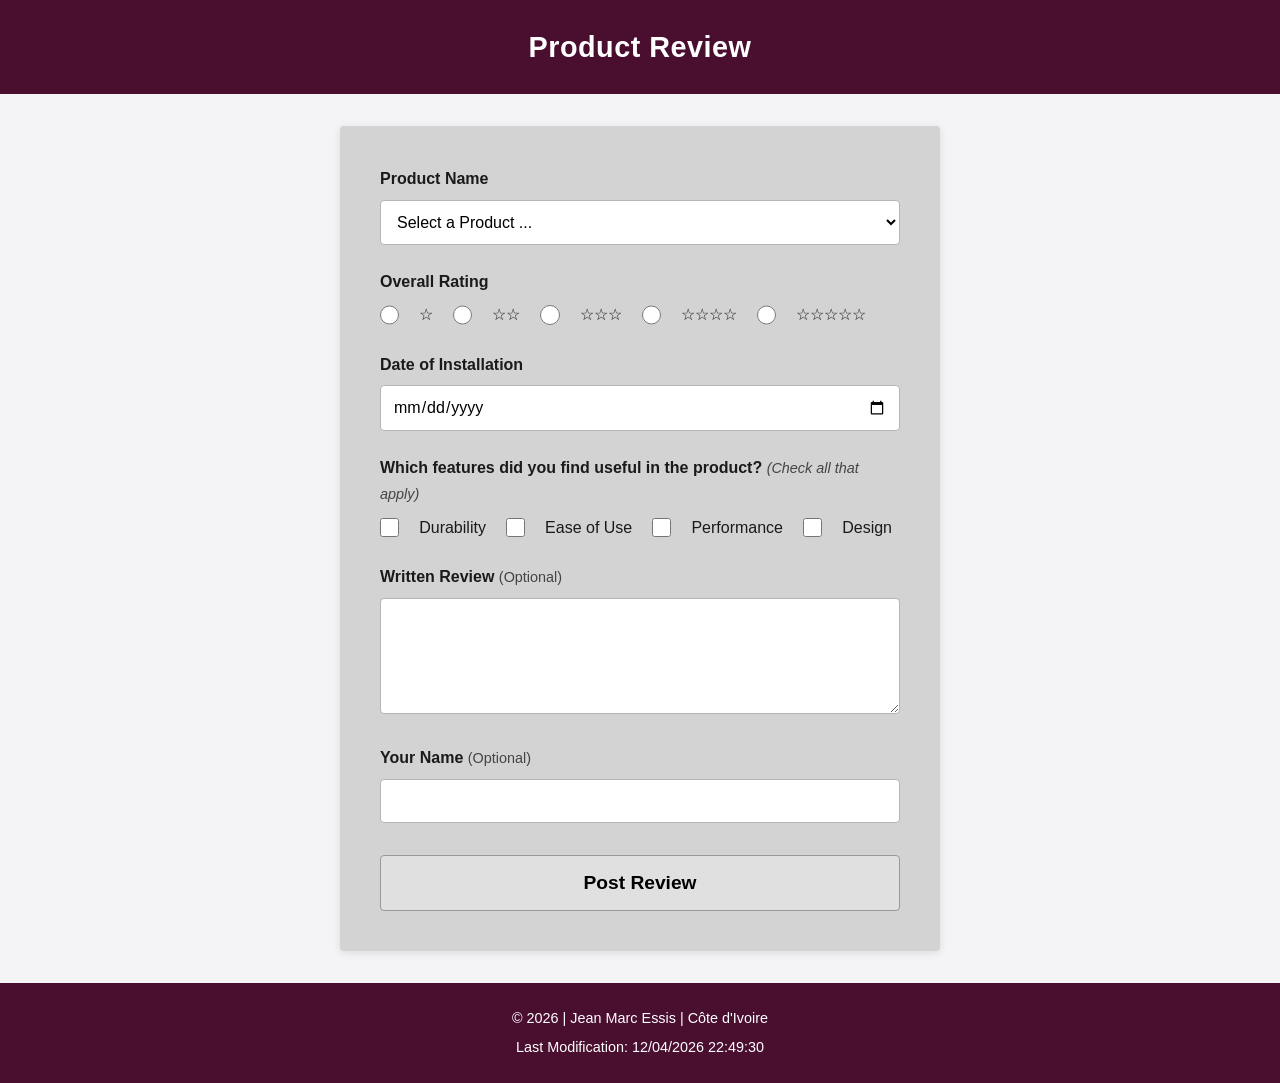
<file: form.html>
<!DOCTYPE html>
<html lang="en">

<head>
    <meta charset="UTF-8">
    <meta name="viewport" content="width=device-width, initial-scale=1.0">
    <title>Product Review Form</title>
    <meta name="description"
      content="This is my Ivory Coast specific place page that i wrote. Ivory Coast is i beautiful country ">
    <meta name="author" content="Jean Marc Essis">
    <link rel="stylesheet" href="styles/form.css">
    <script src="scripts/form.js" defer></script>
</head>

<body>
    <header>
        <h1>Product Review</h1>
    </header>

    <main>
        <form method="get" action="review.html">

            <div class="form-group">
                <label for="product-name">Product Name</label>
                <select id="product-name" name="productName" required>
                    <option value="" disabled selected>Select a Product ...</option>
                </select>
            </div>

            <fieldset class="form-group">
                <legend>Overall Rating</legend>
                <div class="rating-container">
                    <input type="radio" id="rating-1" name="rating" value="1" required>
                    <label for="rating-1">☆</label>

                    <input type="radio" id="rating-2" name="rating" value="2" required>
                    <label for="rating-2">☆☆</label>

                    <input type="radio" id="rating-3" name="rating" value="3" required>
                    <label for="rating-3">☆☆☆</label>

                    <input type="radio" id="rating-4" name="rating" value="4" required>
                    <label for="rating-4">☆☆☆☆</label>

                    <input type="radio" id="rating-5" name="rating" value="5" required>
                    <label for="rating-5">☆☆☆☆☆</label>
                </div>
            </fieldset>

            <div class="form-group">
                <label for="installation-date">Date of Installation</label>
                <input type="date" id="installation-date" name="installationDate" required>
            </div>

            <fieldset class="form-group">
                <legend>Which features did you find useful in the product? <em>(Check all that
                        apply)</em>
                </legend>
                <div class="checkbox-container">
                    <input type="checkbox" id="feature-durability" name="features"
                      value="durability">
                    <label for="feature-durability">Durability</label>

                    <input type="checkbox" id="feature-ease" name="features" value="ease-of-use">
                    <label for="feature-ease">Ease of Use</label>

                    <input type="checkbox" id="feature-performance" name="features"
                      value="performance">
                    <label for="feature-performance">Performance</label>

                    <input type="checkbox" id="feature-design" name="features" value="design">
                    <label for="feature-design">Design</label>
                </div>
            </fieldset>

            <div class="form-group">
                <label for="written-review">Written Review <span>(Optional)</span></label>
                <textarea id="written-review" name="writtenReview" rows="5"></textarea>
            </div>

            <div class="form-group">
                <label for="user-name">Your Name <span>(Optional)</span></label>
                <input type="text" id="user-name" name="userName">
            </div>

            <input type="submit" value="Post Review" id="submit-btn">
        </form>
    </main>

    <footer>
        <p>&copy; <span id="year"></span> | Jean Marc Essis | Côte d'Ivoire</p>
        <p>Last Modification: <span id="lastModified"></span></p>
    </footer>
</body>

</html>
</file>
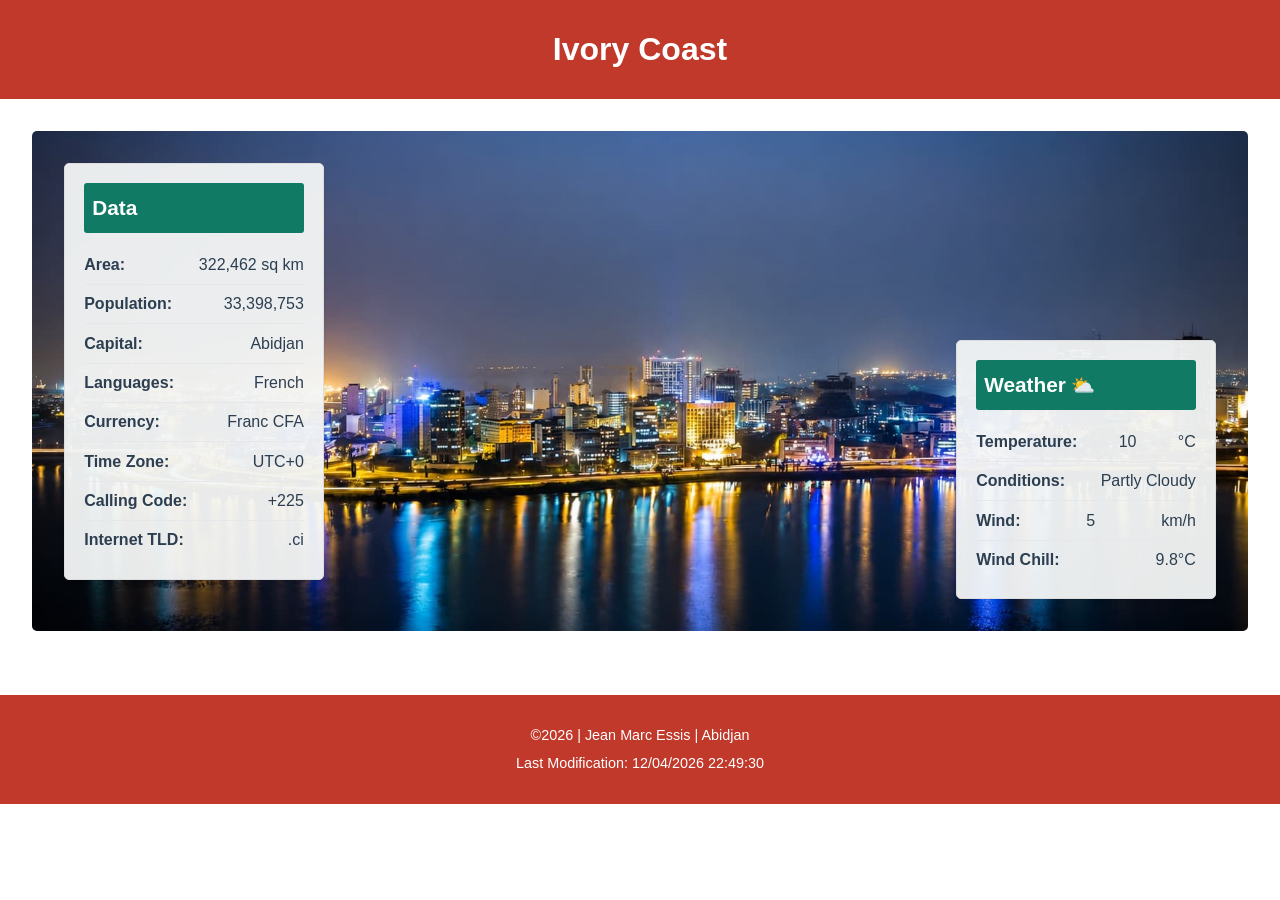
<file: place.html>
<!DOCTYPE html>
<html lang="en">

<head>
    <meta charset="UTF-8">
    <meta name="viewport" content="width=device-width, initial-scale=1.0">
    <title>W03 Assignment: Country Page</title>
    <meta name="description"
      content="This is my Ivory Coast specific place page that i wrote. Ivory Coast is i beautiful country ">
    <meta name="author" content="Jean Marc Essis">

    <link rel="stylesheet" href="styles/place.css">
    <script src="scripts/place.js" defer></script>
</head>

<body>
    <header>
        <h1>Ivory Coast</h1>
    </header>

    <main>
        <picture class="hero">
            <source media="(min-width: 800px)" srcset="images/abidjanci.jpg">
            <img src="images/hero-small.webp" alt="Scenic view of Ivory Coast wildlife"
              loading="lazy">
        </picture>

        <section class="card data-card">
            <h2>Data</h2>
            <ul>
                <li><strong>Area:</strong> 322,462 sq km</li>
                <li><strong>Population:</strong> 33,398,753</li>
                <li><strong>Capital:</strong> Abidjan</li>
                <li><strong>Languages:</strong> French</li>
                <li><strong>Currency:</strong> Franc CFA</li>
                <li><strong>Time Zone:</strong> UTC+0</li>
                <li><strong>Calling Code:</strong> +225</li>
                <li><strong>Internet TLD:</strong> .ci</li>
            </ul>
        </section>

        <section class="card weather-card">
            <h2>Weather</h2>
            <div class="weather-icon-container">
                <svg class="mobile-weather-icon" xmlns="http://www.w3.org/2000/svg"
                  viewBox="0 0 24 24" width="48" height="48" fill="currentColor">
                    <path
                      d="M12 2.25a.75.75 0 01.75.75v2.25a.75.75 0 01-1.5 0V3a.75.75 0 01.75-.75zM6.16 5.1a.75.75 0 011.06 0l1.59 1.59a.75.75 0 11-1.06 1.06L6.16 6.16a.75.75 0 010-1.06zm11.68 0a.75.75 0 010 1.06l-1.59 1.59a.75.75 0 11-1.06-1.06l1.59-1.59a.75.75 0 011.06 0zM12 6.75a5.25 5.25 0 100 10.5 5.25 5.25 0 000-10.5z" />
                </svg>
            </div>
            <ul>
                <li><strong>Temperature:</strong> <span id="temp">10</span>°C</li>
                <li><strong>Conditions:</strong> Partly Cloudy</li>
                <li><strong>Wind:</strong> <span id="wind">5</span> km/h</li>
                <li><strong>Wind Chill:</strong> <span id="windchill"></span></li>
            </ul>
        </section>
    </main>

    <footer>
        <p>&copy;<span id="currentyear"></span> | Jean Marc Essis | Abidjan</p>
        <p class="last-modified">Last Modification: <span id="lastModified"></span></p>
    </footer>
</body>

</html>
</file>
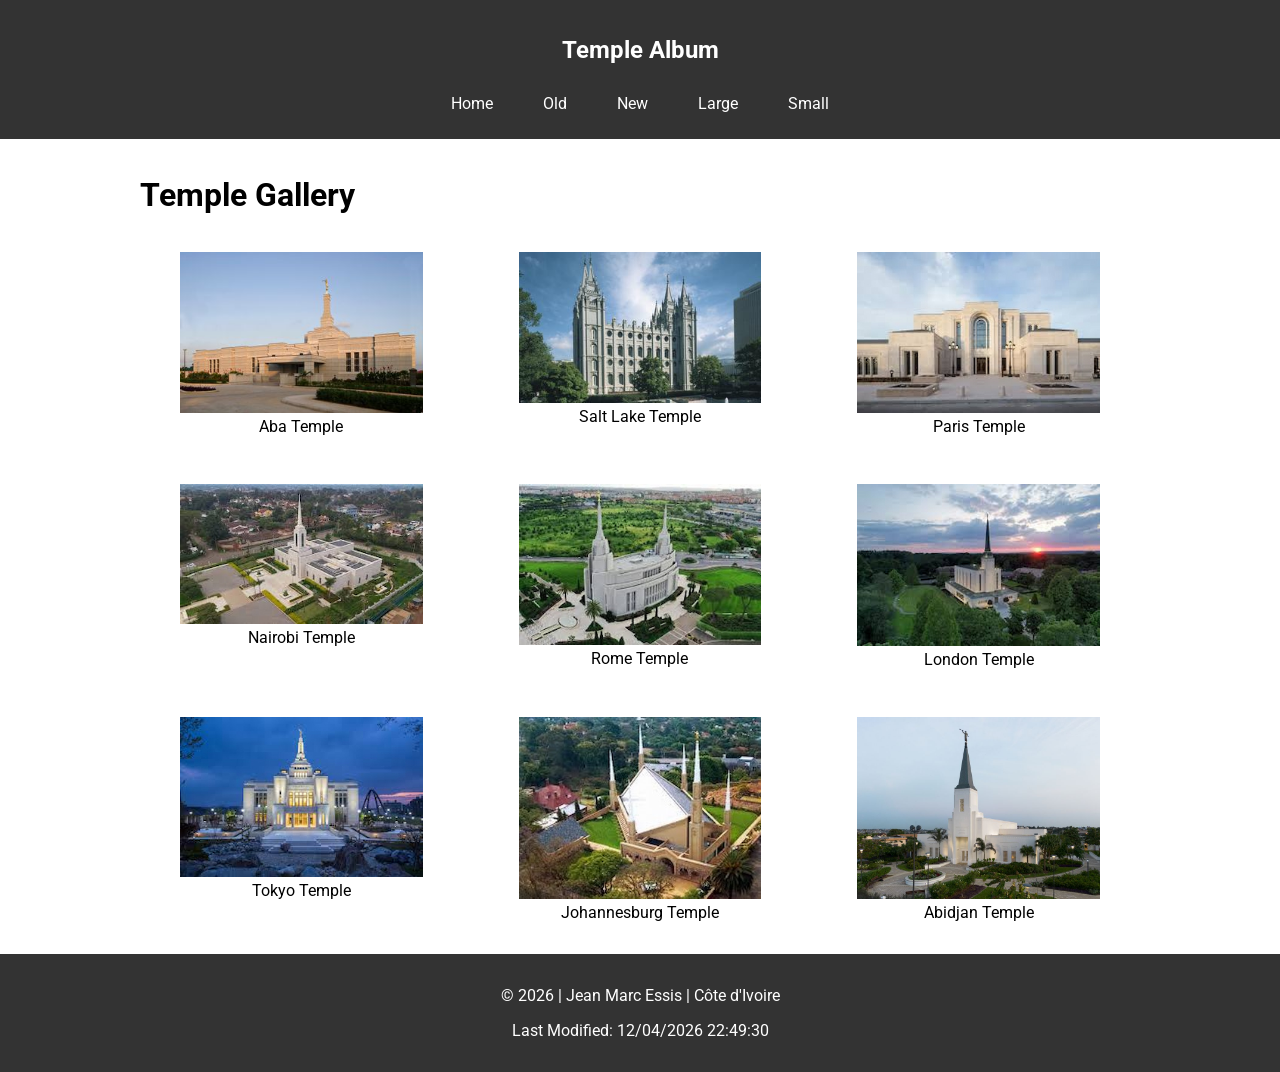
<file: temples.html>
<!DOCTYPE html>
<html lang="en">

<head>
    <meta charset="UTF-8">
    <meta name="viewport" content="width=device-width, initial-scale=1.0">
    <title>Temple Album</title>

    <!-- Google Fonts -->
    <link rel="preconnect" href="https://fonts.googleapis.com">
    <link rel="preconnect" href="https://fonts.gstatic.com" crossorigin>
    <link
      href="https://fonts.googleapis.com/css2?family=Roboto&family=Playfair+Display&display=swap"
      rel="stylesheet">

    <link rel="stylesheet" href="styles/temples.css">
    <link rel="stylesheet" href="styles/temples-large.css">
    <script src="scripts/temples.js" defer></script>
</head>

<body>
    <header>
        <h2>Temple Album</h2>

        <!-- Hamburger Button -->
        <button id="menuBtn">☰</button>

        <nav id="navMenu">
            <a href="#">Home</a>
            <a href="#">Old</a>
            <a href="#">New</a>
            <a href="#">Large</a>
            <a href="#">Small</a>
        </nav>
    </header>

    <main>
        <h1>Temple Gallery</h1>

        <div class="container">
            <!-- 9 Figures -->
            <figure>
                <img src="images/aba.jpeg" alt="Aba Temple">
                <figcaption>Aba Temple</figcaption>
            </figure>

            <figure>
                <img src="images/salt-lake-temple.jpg" alt="Salt Lake Temple">
                <figcaption>Salt Lake Temple</figcaption>
            </figure>

            <figure>
                <img src="images/paris.jpg" alt="Paris Temple">
                <figcaption>Paris Temple</figcaption>
            </figure>

            <figure>
                <img src="images/nairobi.jpg" alt="Nairobi Temple">
                <figcaption>Nairobi Temple</figcaption>
            </figure>

            <figure>
                <img src="images/rome.jpg" alt="Rome Temple">
                <figcaption>Rome Temple</figcaption>
            </figure>

            <figure>
                <img src="images/london.jpg" alt="London Temple">
                <figcaption>London Temple</figcaption>
            </figure>

            <figure>
                <img src="images/tokyo.jpg" alt="Tokyo Temple">
                <figcaption>Tokyo Temple</figcaption>
            </figure>

            <figure>
                <img src="images/johanesbourg.jpg" alt="JB Temple">
                <figcaption>Johannesburg Temple</figcaption>
            </figure>

            <figure>
                <img src="images/abidjan.jpeg" alt="Abidjan Temple">
                <figcaption>Abidjan Temple</figcaption>
            </figure>
        </div>
    </main>

    <footer>
        <p>© <span id="year"></span> | Jean Marc Essis | Côte d'Ivoire</p>
        <p>Last Modified: <span id="lastModified"></span></p>
    </footer>
</body>

</html>
</file>
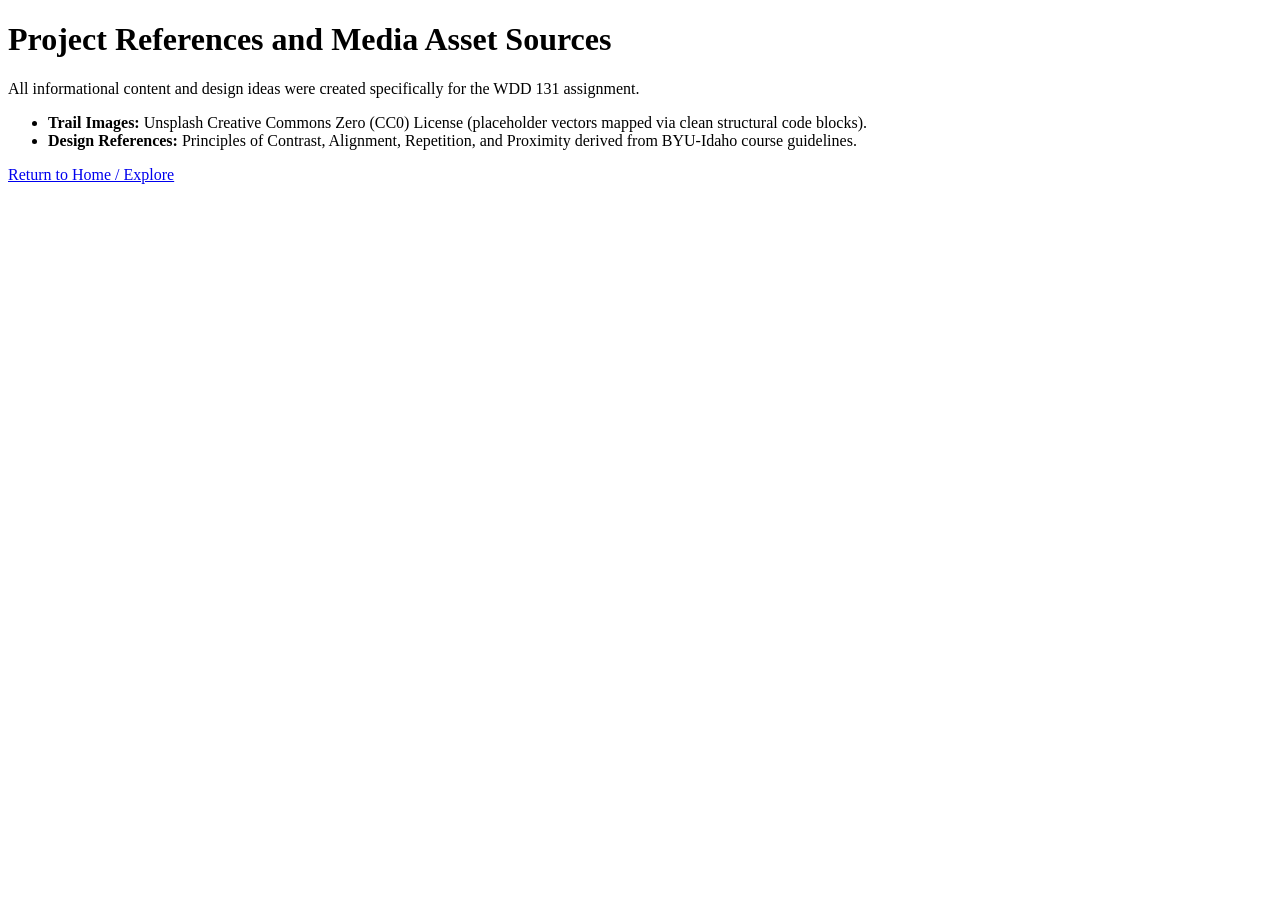
<file: project/references.html>
<!DOCTYPE html>
<html lang="en">
<head>
    <meta charset="UTF-8">
    <title>References & Citations</title>
</head>
<body>
    <h1>Project References and Media Asset Sources</h1>
    <p>All informational content and design ideas were created specifically for the WDD 131 assignment.</p>
    <ul>
        <li><strong>Trail Images:</strong> Unsplash Creative Commons Zero (CC0) License (placeholder vectors mapped via clean structural code blocks).</li>
        <li><strong>Design References:</strong> Principles of Contrast, Alignment, Repetition, and Proximity derived from BYU-Idaho course guidelines.</li>
    </ul>
    <p><a href="index.html">Return to Home / Explore</a></p>
</body>
</html>
</file>
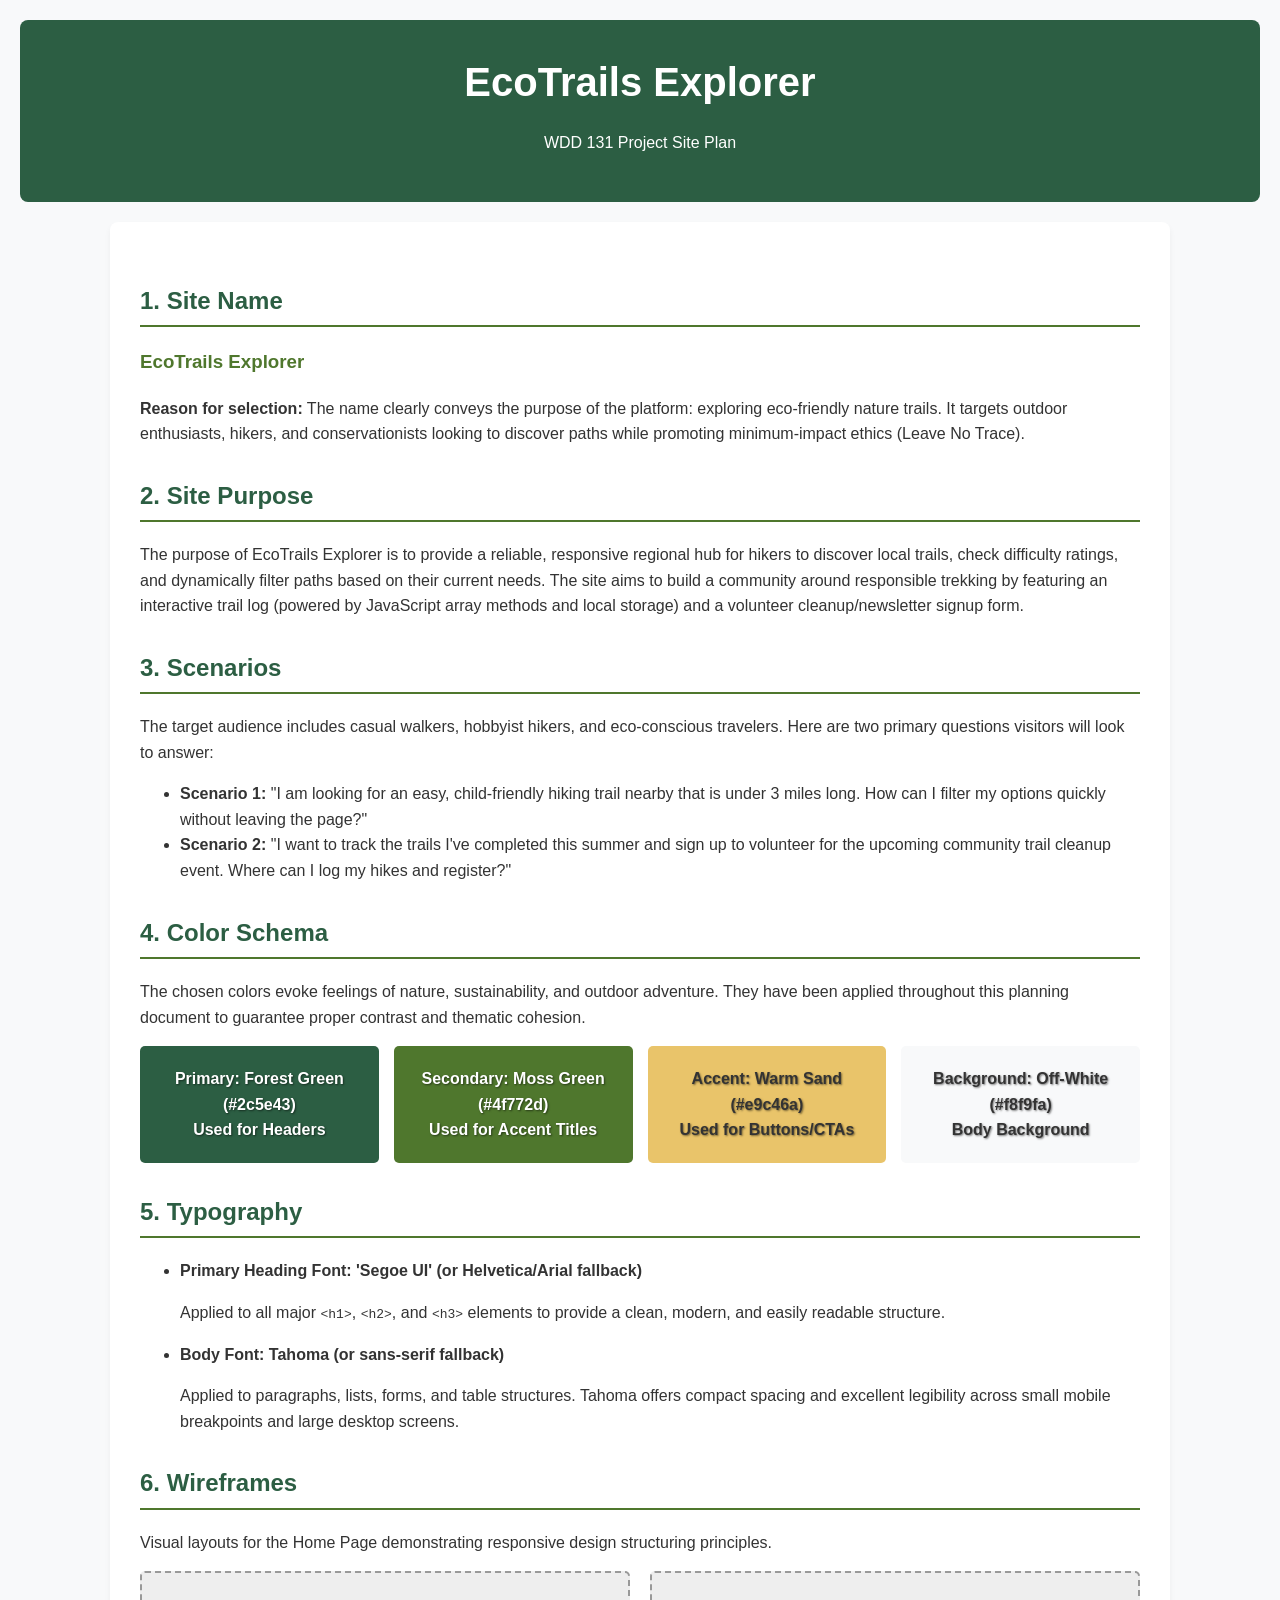
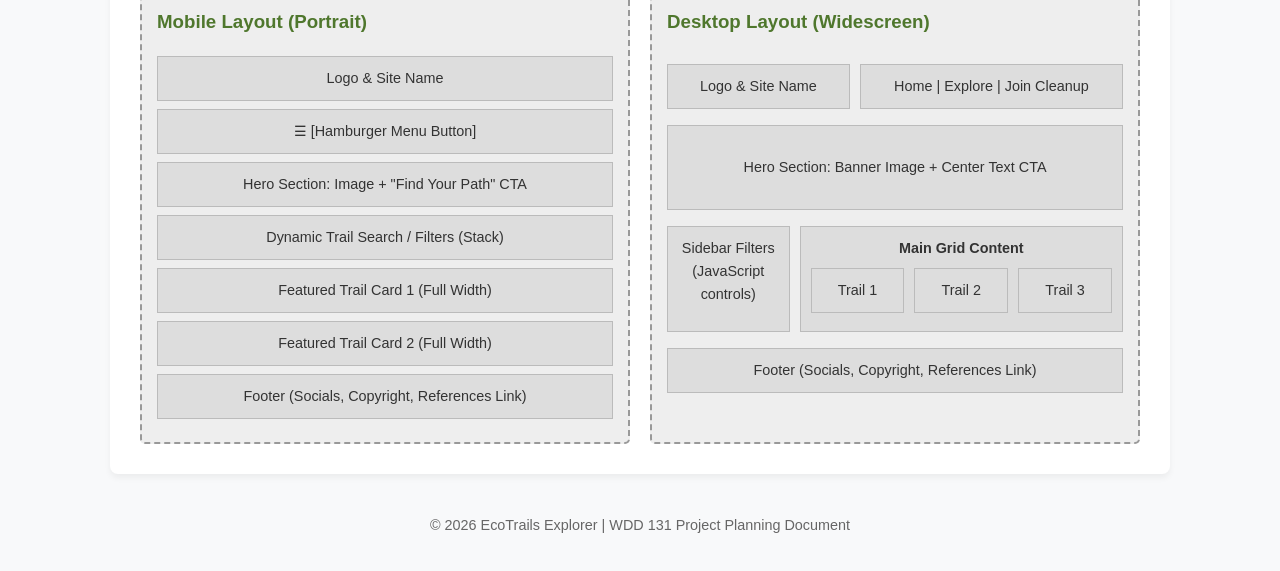
<file: project/siteplan.html>
<!DOCTYPE html>
<html lang="en">

<head>
    <meta charset="UTF-8">
    <meta name="viewport" content="width=device-width, initial-scale=1.0">
    <title>EcoTrails Explorer | Project Site Plan</title>
    <meta name="description"
      content="This is my temple page that present a Picture Album Enhancement">
    <meta name="author" content="Jean Marc Essis">
    <style>
        /* SITE PLAN COLOR SCHEMA (Applied to this document) */
        :root {
            --primary-color: #2c5e43;
            /* Deep Forest Green (Headings) */
            --secondary-color: #4f772d;
            /* Moss Green (Subheadings/Accents) */
            --accent-color: #e9c46a;
            /* Warm Sand/Gold (Buttons/Highlights) */
            --text-color: #333333;
            /* Dark Charcoal (Body Text) */
            --bg-color: #f8f9fa;
            /* Off-White (Background) */
            --card-bg: #ffffff;
            /* Pure White for Content Blocks */
        }

        /* TYPOGRAPHY */
        body {
            font-family: 'Segoe UI', Tahoma, Geneva, Verdana, sans-serif;
            /* Body Font */
            line-height: 1.6;
            color: var(--text-color);
            background-color: var(--bg-color);
            margin: 0;
            padding: 20px;
        }

        header {
            background-color: var(--primary-color);
            color: white;
            padding: 30px;
            text-align: center;
            border-radius: 8px;
            margin-bottom: 20px;
        }

        h1 {
            margin: 0;
            font-size: 2.5rem;
        }

        h2 {
            color: var(--primary-color);
            border-bottom: 2px solid var(--secondary-color);
            padding-bottom: 5px;
            margin-top: 30px;
        }

        h3 {
            color: var(--secondary-color);
        }

        main {
            max-width: 1000px;
            margin: 0 auto;
            background: var(--card-bg);
            padding: 30px;
            border-radius: 8px;
            box-shadow: 0 4px 6px rgba(0, 0, 0, 0.05);
        }

        .color-palette {
            display: flex;
            gap: 15px;
            flex-wrap: wrap;
            margin: 15px 0;
        }

        .color-box {
            flex: 1;
            min-width: 150px;
            padding: 20px;
            text-align: center;
            color: white;
            font-weight: bold;
            border-radius: 5px;
            text-shadow: 1px 1px 2px rgba(0, 0, 0, 0.5);
        }

        /* Wireframe placeholder layouts */
        .wireframe-container {
            display: grid;
            grid-template-columns: 1fr;
            gap: 20px;
            margin-top: 15px;
        }

        @media (min-width: 768px) {
            .wireframe-container {
                grid-template-columns: 1fr 1fr;
            }
        }

        .wireframe {
            border: 2px dashed #999;
            padding: 15px;
            background: #eee;
            border-radius: 5px;
        }

        .wf-block {
            background: #ddd;
            border: 1px solid #bbb;
            padding: 10px;
            margin: 8px 0;
            text-align: center;
            font-size: 0.9rem;
        }

        .wf-flex {
            display: flex;
            gap: 10px;
        }

        .wf-flex div {
            flex: 1;
        }

        footer {
            text-align: center;
            margin-top: 40px;
            font-size: 0.9rem;
            color: #666;
        }
    </style>
</head>

<body>

    <header>
        <h1>EcoTrails Explorer</h1>
        <p>WDD 131 Project Site Plan</p>
    </header>

    <main>
        <section>
            <h2>1. Site Name</h2>
            <h3>EcoTrails Explorer</h3>
            <p><strong>Reason for selection:</strong> The name clearly conveys the purpose of the
                platform: exploring eco-friendly nature trails. It targets outdoor enthusiasts,
                hikers, and conservationists looking to discover paths while promoting
                minimum-impact ethics (Leave No Trace).</p>
        </section>

        <section>
            <h2>2. Site Purpose</h2>
            <p>The purpose of EcoTrails Explorer is to provide a reliable, responsive regional hub
                for hikers to discover local trails, check difficulty ratings, and dynamically
                filter paths based on their current needs. The site aims to build a community around
                responsible trekking by featuring an interactive trail log (powered by JavaScript
                array methods and local storage) and a volunteer cleanup/newsletter signup form.</p>
        </section>

        <section>
            <h2>3. Scenarios</h2>
            <p>The target audience includes casual walkers, hobbyist hikers, and eco-conscious
                travelers. Here are two primary questions visitors will look to answer:</p>
            <ul>
                <li><strong>Scenario 1:</strong> "I am looking for an easy, child-friendly hiking
                    trail nearby that is under 3 miles long. How can I filter my options quickly
                    without leaving the page?"</li>
                <li><strong>Scenario 2:</strong> "I want to track the trails I've completed this
                    summer and sign up to volunteer for the upcoming community trail cleanup event.
                    Where can I log my hikes and register?"</li>
            </ul>
        </section>

        <section>
            <h2>4. Color Schema</h2>
            <p>The chosen colors evoke feelings of nature, sustainability, and outdoor adventure.
                They have been applied throughout this planning document to guarantee proper
                contrast and thematic cohesion.</p>

            <div class="color-palette">
                <div class="color-box" style="background-color: #2c5e43;">Primary: Forest Green
                    (#2c5e43)<br>Used for Headers</div>
                <div class="color-box" style="background-color: #4f772d;">Secondary: Moss Green
                    (#4f772d)<br>Used for Accent Titles</div>
                <div class="color-box" style="background-color: #e9c46a; color: #333;">Accent: Warm
                    Sand (#e9c46a)<br>Used for Buttons/CTAs</div>
                <div class="color-box" style="background-color: #f8f9fa; color: #333;">Background:
                    Off-White (#f8f9fa)<br>Body Background</div>
            </div>
        </section>

        <section>
            <h2>5. Typography</h2>
            <ul>
                <li>
                    <strong>Primary Heading Font: 'Segoe UI' (or Helvetica/Arial fallback)</strong>
                    <p>Applied to all major <code>&lt;h1&gt;</code>, <code>&lt;h2&gt;</code>, and
                        <code>&lt;h3&gt;</code> elements to provide a clean, modern, and easily
                        readable structure.</p>
                </li>
                <li>
                    <strong>Body Font: Tahoma (or sans-serif fallback)</strong>
                    <p>Applied to paragraphs, lists, forms, and table structures. Tahoma offers
                        compact spacing and excellent legibility across small mobile breakpoints and
                        large desktop screens.</p>
                </li>
            </ul>
        </section>

        <section>
            <h2>6. Wireframes</h2>
            <p>Visual layouts for the Home Page demonstrating responsive design structuring
                principles.</p>

            <div class="wireframe-container">
                <div class="wireframe">
                    <h3>Mobile Layout (Portrait)</h3>
                    <div class="wf-block">Logo & Site Name</div>
                    <div class="wf-block">☰ [Hamburger Menu Button]</div>
                    <div class="wf-block">Hero Section: Image + "Find Your Path" CTA</div>
                    <div class="wf-block">Dynamic Trail Search / Filters (Stack)</div>
                    <div class="wf-block">Featured Trail Card 1 (Full Width)</div>
                    <div class="wf-block">Featured Trail Card 2 (Full Width)</div>
                    <div class="wf-block">Footer (Socials, Copyright, References Link)</div>
                </div>

                <div class="wireframe">
                    <h3>Desktop Layout (Widescreen)</h3>
                    <div class="wf-flex">
                        <div class="wf-block" style="flex: 2;">Logo & Site Name</div>
                        <div class="wf-block" style="flex: 3;">Home | Explore | Join Cleanup</div>
                    </div>
                    <div class="wf-block" style="padding: 30px 10px;">Hero Section: Banner Image +
                        Center Text CTA</div>
                    <div class="wf-flex">
                        <div class="wf-block" style="flex: 1;">Sidebar Filters<br>(JavaScript
                            controls)</div>
                        <div class="wf-block" style="flex: 3;">
                            <strong>Main Grid Content</strong>
                            <div class="wf-flex">
                                <div class="wf-block">Trail 1</div>
                                <div class="wf-block">Trail 2</div>
                                <div class="wf-block">Trail 3</div>
                            </div>
                        </div>
                    </div>
                    <div class="wf-block">Footer (Socials, Copyright, References Link)</div>
                </div>
            </div>
        </section>
    </main>

    <footer>
        <p>&copy; 2026 EcoTrails Explorer | WDD 131 Project Planning Document</p>
    </footer>

</body>

</html>
</file>
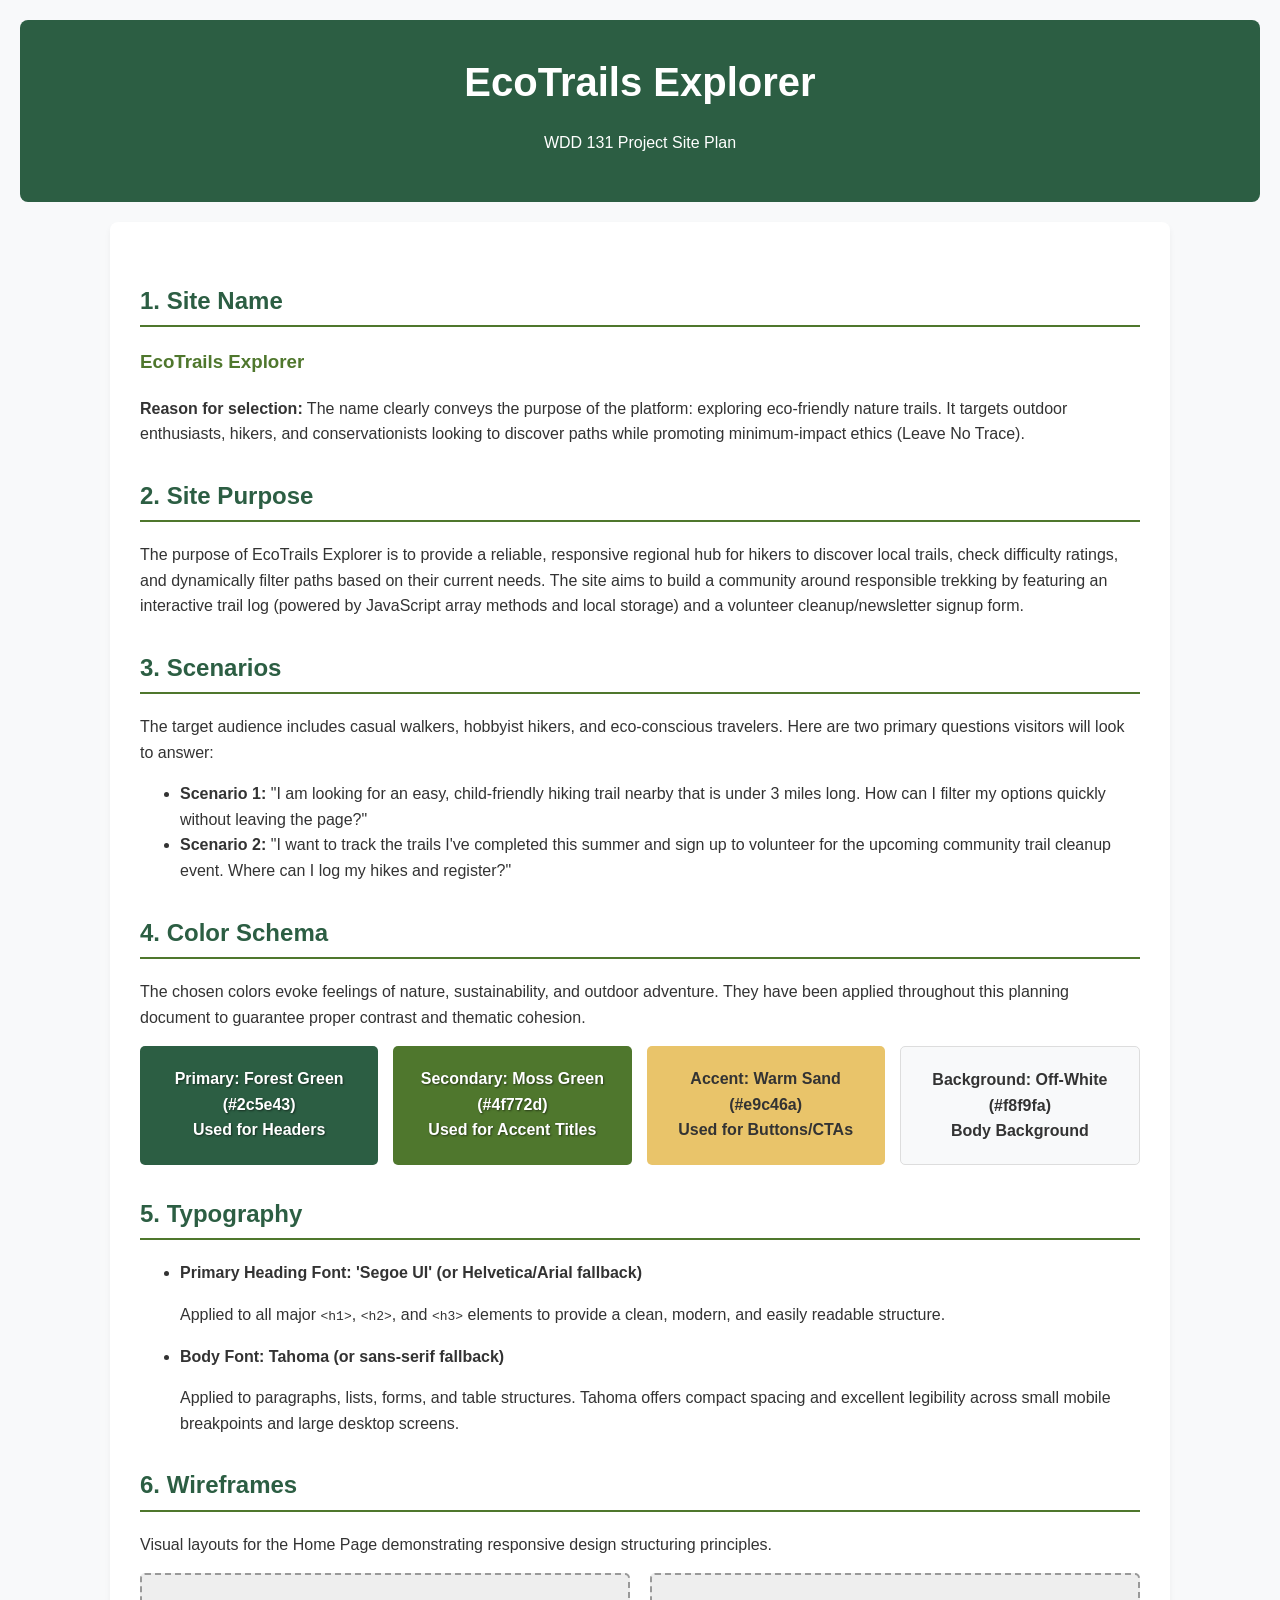
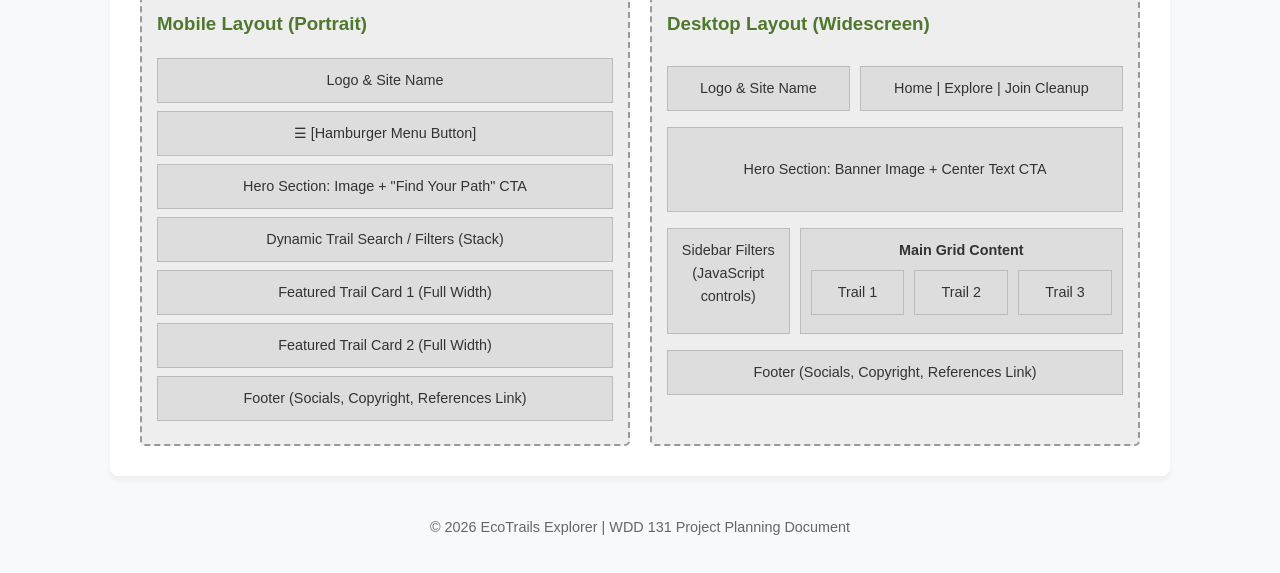
<file: project/siteplane.html>
<!DOCTYPE html>
<html lang="en">

<head>
    <meta charset="UTF-8">
    <meta name="viewport" content="width=device-width, initial-scale=1.0">
    <title>EcoTrails Explorer | Project Site Plan</title>
    <meta name="description"
      content="This is my temple page that present a Picture Album Enhancement">
    <meta name="author" content="Jean Marc Essis">
    <link rel="stylesheet" href="siteplan.css">
</head>

<body>

    <header>
        <h1>EcoTrails Explorer</h1>
        <p>WDD 131 Project Site Plan</p>
    </header>

    <main>
        <section>
            <h2>1. Site Name</h2>
            <h3>EcoTrails Explorer</h3>
            <p><strong>Reason for selection:</strong> The name clearly conveys the purpose of the
                platform: exploring eco-friendly nature trails. It targets outdoor enthusiasts,
                hikers, and conservationists looking to discover paths while promoting
                minimum-impact ethics (Leave No Trace).</p>
        </section>

        <section>
            <h2>2. Site Purpose</h2>
            <p>The purpose of EcoTrails Explorer is to provide a reliable, responsive regional hub
                for hikers to discover local trails, check difficulty ratings, and dynamically
                filter paths based on their current needs. The site aims to build a community around
                responsible trekking by featuring an interactive trail log (powered by JavaScript
                array methods and local storage) and a volunteer cleanup/newsletter signup form.</p>
        </section>

        <section>
            <h2>3. Scenarios</h2>
            <p>The target audience includes casual walkers, hobbyist hikers, and eco-conscious
                travelers. Here are two primary questions visitors will look to answer:</p>
            <ul>
                <li><strong>Scenario 1:</strong> "I am looking for an easy, child-friendly hiking
                    trail nearby that is under 3 miles long. How can I filter my options quickly
                    without leaving the page?"</li>
                <li><strong>Scenario 2:</strong> "I want to track the trails I've completed this
                    summer and sign up to volunteer for the upcoming community trail cleanup event.
                    Where can I log my hikes and register?"</li>
            </ul>
        </section>

        <section>
            <h2>4. Color Schema</h2>
            <p>The chosen colors evoke feelings of nature, sustainability, and outdoor adventure.
                They have been applied throughout this planning document to guarantee proper
                contrast and thematic cohesion.</p>

            <div class="color-palette">
                <div class="color-box primary-box">Primary: Forest Green (#2c5e43)<br>Used for
                    Headers</div>
                <div class="color-box secondary-box">Secondary: Moss Green (#4f772d)<br>Used for
                    Accent Titles</div>
                <div class="color-box accent-box">Accent: Warm Sand (#e9c46a)<br>Used for
                    Buttons/CTAs</div>
                <div class="color-box bg-box">Background: Off-White (#f8f9fa)<br>Body Background
                </div>
            </div>
        </section>

        <section>
            <h2>5. Typography</h2>
            <ul>
                <li>
                    <strong>Primary Heading Font: 'Segoe UI' (or Helvetica/Arial fallback)</strong>
                    <p>Applied to all major <code>&lt;h1&gt;</code>, <code>&lt;h2&gt;</code>, and
                        <code>&lt;h3&gt;</code> elements to provide a clean, modern, and easily
                        readable structure.</p>
                </li>
                <li>
                    <strong>Body Font: Tahoma (or sans-serif fallback)</strong>
                    <p>Applied to paragraphs, lists, forms, and table structures. Tahoma offers
                        compact spacing and excellent legibility across small mobile breakpoints and
                        large desktop screens.</p>
                </li>
            </ul>
        </section>

        <section>
            <h2>6. Wireframes</h2>
            <p>Visual layouts for the Home Page demonstrating responsive design structuring
                principles.</p>

            <div class="wireframe-container">
                <div class="wireframe">
                    <h3>Mobile Layout (Portrait)</h3>
                    <div class="wf-block">Logo & Site Name</div>
                    <div class="wf-block">☰ [Hamburger Menu Button]</div>
                    <div class="wf-block">Hero Section: Image + "Find Your Path" CTA</div>
                    <div class="wf-block">Dynamic Trail Search / Filters (Stack)</div>
                    <div class="wf-block">Featured Trail Card 1 (Full Width)</div>
                    <div class="wf-block">Featured Trail Card 2 (Full Width)</div>
                    <div class="wf-block">Footer (Socials, Copyright, References Link)</div>
                </div>

                <div class="wireframe">
                    <h3>Desktop Layout (Widescreen)</h3>
                    <div class="wf-flex">
                        <div class="wf-block" style="flex: 2;">Logo & Site Name</div>
                        <div class="wf-block" style="flex: 3;">Home | Explore | Join Cleanup</div>
                    </div>
                    <div class="wf-block" style="padding: 30px 10px;">Hero Section: Banner Image +
                        Center Text CTA</div>
                    <div class="wf-flex">
                        <div class="wf-block" style="flex: 1;">Sidebar Filters<br>(JavaScript
                            controls)</div>
                        <div class="wf-block" style="flex: 3;">
                            <strong>Main Grid Content</strong>
                            <div class="wf-flex">
                                <div class="wf-block">Trail 1</div>
                                <div class="wf-block">Trail 2</div>
                                <div class="wf-block">Trail 3</div>
                            </div>
                        </div>
                    </div>
                    <div class="wf-block">Footer (Socials, Copyright, References Link)</div>
                </div>
            </div>
        </section>
    </main>

    <footer>
        <p>&copy; 2026 EcoTrails Explorer | WDD 131 Project Planning Document</p>
    </footer>

</body>

</html>
</file>
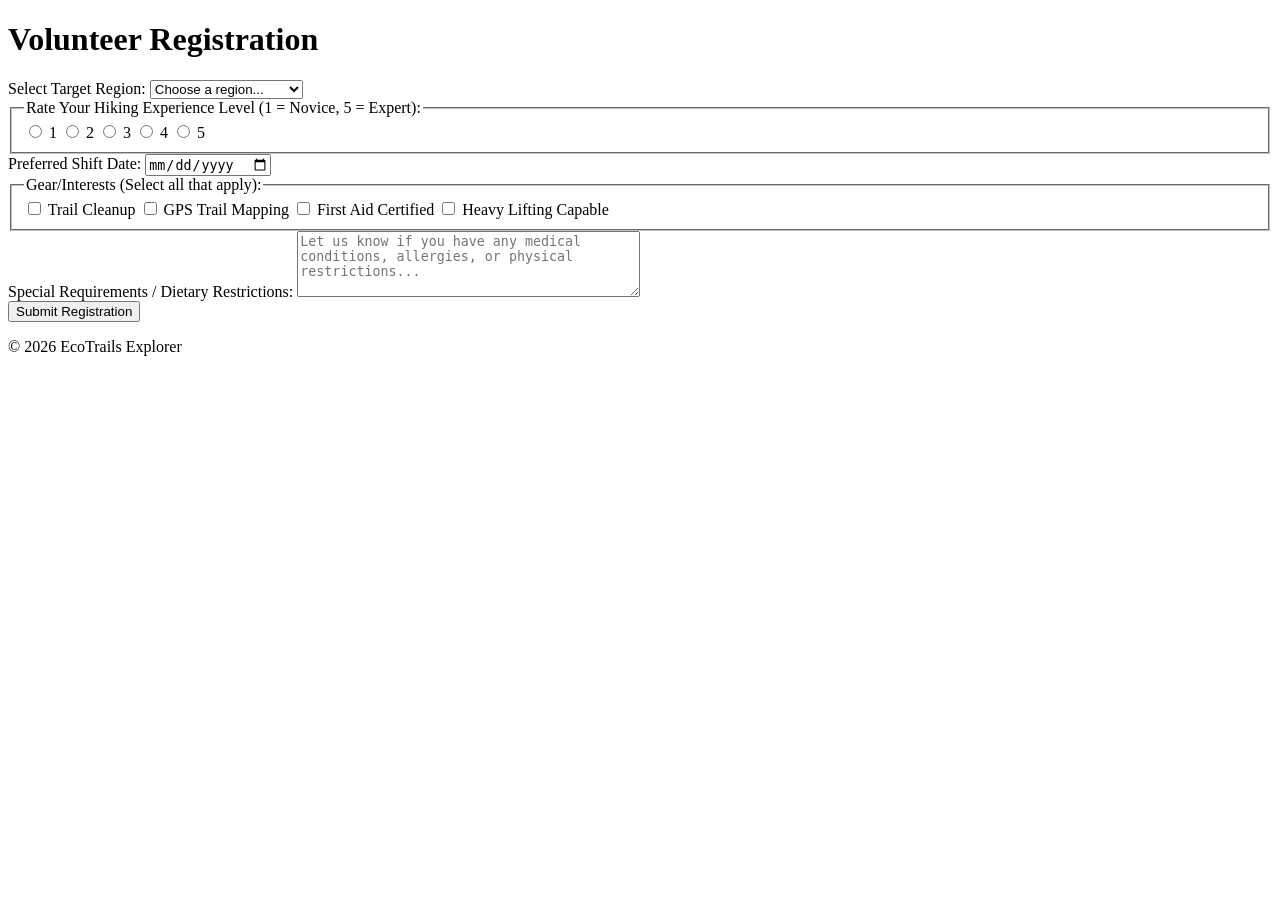
<file: project/siteplann.html>
<!DOCTYPE html>
<html lang="en">

<head>
    <meta charset="UTF-8">
    <meta name="viewport" content="width=device-width, initial-scale=1.0">
    <title>EcoTrails | Join a Cleanup Crew</title>
    <meta name="description"
      content="This is my temple page that present a Picture Album Enhancement">
    <meta name="author" content="Jean Marc Essis">
</head>

<body>

    <header>
        <h1>Volunteer Registration</h1>
    </header>

    <main>
        <form method="get" action="review.html">

            <div class="form-group">
                <label for="trail-region">Select Target Region:</label>
                <select id="trail-region" name="region" required>
                    <option value="" disabled selected>Choose a region...</option>
                    <option value="north">North Woods District</option>
                    <option value="south">South Coastline</option>
                    <option value="east">East Mountain Ridges</option>
                </select>
            </div>

            <fieldset>
                <legend>Rate Your Hiking Experience Level (1 = Novice, 5 = Expert):</legend>

                <label><input type="radio" name="experience" value="1" required> 1</label>
                <label><input type="radio" name="experience" value="2"> 2</label>
                <label><input type="radio" name="experience" value="3"> 3</label>
                <label><input type="radio" name="experience" value="4"> 4</label>
                <label><input type="radio" name="experience" value="5"> 5</label>
            </fieldset>

            <div class="form-group">
                <label for="cleanup-date">Preferred Shift Date:</label>
                <input type="date" id="cleanup-date" name="shiftDate" required>
            </div>

            <fieldset>
                <legend>Gear/Interests (Select all that apply):</legend>

                <label><input type="checkbox" name="interests" value="cleanup"> Trail
                    Cleanup</label>
                <label><input type="checkbox" name="interests" value="mapping"> GPS Trail
                    Mapping</label>
                <label><input type="checkbox" name="interests" value="safety"> First Aid
                    Certified</label>
                <label><input type="checkbox" name="interests" value="heavy"> Heavy Lifting
                    Capable</label>
            </fieldset>

            <div class="form-group">
                <label for="notes">Special Requirements / Dietary Restrictions:</label>
                <textarea id="notes" name="userNotes" rows="4" cols="40"
                  placeholder="Let us know if you have any medical conditions, allergies, or physical restrictions..."></textarea>
            </div>

            <div class="form-group">
                <button type="submit">Submit Registration</button>
            </div>

        </form>
    </main>

    <footer>
        <p>&copy; 2026 EcoTrails Explorer</p>
    </footer>

</body>

</html>
</file>
<file: styles/form.css>
/* Modern Reset and Typography */
* {
    box-sizing: border-box;
    margin: 0;
    padding: 0;
}

body {
    font-family: 'Segoe UI', Tahoma, Geneva, Verdana, sans-serif;
    line-height: 1.6;
    background-color: #f4f4f6;
    color: #333333;
    display: flex;
    flex-direction: column;
    min-height: 100vh;
}

/* Header Styling */
header {
    background-color: #4a0e2e;
    /* Dark plum matching the assignment example image */
    color: #ffffff;
    text-align: center;
    padding: 1.5rem 1rem;
}

header h1 {
    font-size: 1.8rem;
    font-weight: 600;
    letter-spacing: 0.5px;
}

/* Main Layout & Form Container */
main {
    flex: 1;
    width: 100%;
    max-width: 600px;
    margin: 2rem auto;
    padding: 0 1rem;
}

form {
    background-color: #d3d3d3;
    /* Light grey background matching example screenshot */
    border-radius: 4px;
    padding: 1.5rem;
    box-shadow: 0 2px 8px rgba(0, 0, 0, 0.1);
}

/* Form Groups & Structural Layout */
.form-group {
    margin-bottom: 1.5rem;
    border: none;
    padding: 0;
}

/* Labels and Legends */
label,
legend {
    display: block;
    font-weight: bold;
    margin-bottom: 0.5rem;
    color: #1a1a1a;
}

legend em,
label span {
    font-weight: normal;
    font-size: 0.9rem;
    color: #444444;
}

/* Form Elements (Inputs, Select, Textarea) */
select,
input[type="date"],
input[type="text"],
textarea {
    width: 100%;
    padding: 0.75rem;
    border: 1px solid #b5b5b5;
    border-radius: 4px;
    font-family: inherit;
    font-size: 1rem;
    background-color: #ffffff;
}

select:focus,
input:focus,
textarea:focus {
    outline: 2px solid #4a0e2e;
    outline-offset: 2px;
}

/* Radio buttons & Checkbox Container Lists */
.rating-container,
.checkbox-container {
    display: flex;
    flex-wrap: wrap;
    gap: 0.5rem 1.25rem;
    /* Adds a bit of spacing between inputs and labels */
    align-items: center;
}

.rating-container label,
.checkbox-container label {
    font-weight: normal;
    cursor: pointer;
    margin-bottom: 0;
    display: inline-block;
}

/* Enhancing Touch Targets for inputs */
input[type="radio"],
input[type="checkbox"] {
    width: 1.2rem;
    height: 1.2rem;
    cursor: pointer;
}

/* Form Submit Button */
input[type="submit"] {
    width: 100%;
    padding: 1rem;
    background-color: #e0e0e0;
    color: #000000;
    border: 1px solid #999999;
    border-radius: 4px;
    font-size: 1.2rem;
    font-weight: bold;
    cursor: pointer;
    transition: background-color 0.2s ease, color 0.2s ease;
    margin-top: 0.5rem;
}

input[type="submit"]:hover {
    background-color: #4a0e2e;
    color: #ffffff;
    border-color: #4a0e2e;
}

/* Footer Design */
footer {
    background-color: #4a0e2e;
    color: #ffffff;
    text-align: center;
    padding: 1.5rem 1rem;
    font-size: 0.9rem;
    margin-top: auto;
}

footer p {
    margin-bottom: 0.4rem;
}

footer p:last-child {
    margin-bottom: 0;
}

/* Desktop Responsiveness Adjustment */
@media (min-width: 650px) {
    main {
        padding: 0;
    }

    form {
        padding: 2.5rem;
    }
}
</file>
<file: styles/place.css>
/* Global Variables */
:root {
    --primary-color: #117a65;
    /* Green from Madagascar flag */
    --secondary-color: #c0392b;
    /* Red from Madagascar flag */
    --accent-color: #f4f6f6;
    /* Off-white background card color */
    --text-color: #2c3e50;
    --font-family: 'Segoe UI', Tahoma, Geneva, Verdana, sans-serif;
}

/* Base Styles (Mobile First) */
* {
    box-sizing: border-box;
    margin: 0;
    padding: 0;
}

body {
    font-family: var(--font-family);
    color: var(--text-color);
    line-height: 1.6;
    background-color: #fff;
}

header {
    background-color: var(--secondary-color);
    color: white;
    text-align: center;
    padding: 1.5rem;
}

main {
    display: flex;
    flex-direction: column;
    padding: 1rem;
    gap: 1rem;
}

.hero img {
    width: 100%;
    height: auto;
    display: block;
    border-radius: 5px;
}

.card {
    background-color: var(--accent-color);
    border: 1px solid #ddd;
    border-radius: 5px;
    padding: 1.2rem;
    box-shadow: 0 2px 4px rgba(0, 0, 0, 0.05);
}

.card h2 {
    background-color: var(--primary-color);
    color: white;
    padding: 0.5rem;
    margin-bottom: 0.8rem;
    font-size: 1.3rem;
    border-radius: 3px;
}

ul {
    list-style: none;
}

ul li {
    padding: 0.4rem 0;
    border-bottom: 1px solid #e5e7eb;
    display: flex;
    justify-content: space-between;
}

ul li:last-child {
    border-bottom: none;
}

.weather-icon-container {
    display: flex;
    justify-content: center;
    margin-bottom: 0.5rem;
}

.mobile-weather-icon {
    color: #f39c12;
}

footer {
    background-color: var(--secondary-color);
    color: white;
    text-align: center;
    padding: 1.5rem;
    margin-top: 2rem;
    font-size: 0.9rem;
}

footer p {
    margin: 0.3rem 0;
}

/* Wider View Layout (Desktop / Tablet) */
@media (min-width: 800px) {
    main {
        display: grid;
        grid-template-columns: 1fr 2fr 1fr;
        position: relative;
        padding: 2rem;
        gap: 1.5rem;
    }

    .hero {
        grid-column: 1 / -1;
        grid-row: 1;
        width: 100%;
    }

    .hero img {
        width: 100%;
        height: 500px;
        object-fit: cover;
    }

    .data-card {
        grid-column: 1;
        grid-row: 1;
        align-self: start;
        margin-top: 2rem;
        margin-left: 2rem;
        z-index: 10;
        background: rgba(244, 246, 246, 0.95);
    }

    .weather-card {
        grid-column: 3;
        grid-row: 1;
        align-self: end;
        margin-bottom: 2rem;
        margin-right: 2rem;
        z-index: 10;
        background: rgba(244, 246, 246, 0.95);
    }

    /* Hide Mobile SVG in Desktop view */
    .weather-icon-container {
        display: none;
    }

    /* Use pseudo-element for Desktop weather icon emoticon */
    .weather-card h2::after {
        content: " ⛅";
        font-size: 1.2rem;
    }
}
</file>
<file: styles/temples.css>
body {
    font-family: 'Roboto', sans-serif;
    margin: 0;
}

header {
    background-color: #333;
    color: white;
    padding: 1rem;
    text-align: center;
}

#menuBtn {
    display: block;
    margin: 10px auto;
    font-size: 1.5rem;
}

nav {
    display: none;
    flex-direction: column;
}

nav a {
    color: white;
    padding: 10px;
    text-decoration: none;
}

nav a:hover {
    background-color: #555;
}

/* Show menu when active */
nav.open {
    display: flex;
}

main {
    max-width: 600px;
    margin: 0 auto;
    padding: 1rem;
}

.container {
    display: grid;
    grid-template-columns: 1fr;
    gap: 1rem;
}

figure {
    text-align: center;
}

img {
    width: 100%;
    height: auto;
}

footer {
    text-align: center;
    padding: 1rem;
    background-color: #333;
    color: white;
}
</file>
<file: styles/temples-large.css>
@media (min-width: 768px) {

    #menuBtn {
        display: none;
    }

    nav {
        display: flex !important;
        justify-content: center;
        flex-direction: row;
    }

    nav a {
        margin: 0 15px;
    }

    main {
        max-width: 1000px;
    }

    .container {
        grid-template-columns: repeat(auto-fit, minmax(250px, 1fr));
    }
}
</file>
<file: project/siteplan.css>
/* SITE PLAN COLOR SCHEMA Variables */
:root {
    --primary-color: #2c5e43;     /* Deep Forest Green */
    --secondary-color: #4f772d;   /* Moss Green */
    --accent-color: #e9c46a;      /* Warm Sand/Gold */
    --text-color: #333333;        /* Dark Charcoal */
    --bg-color: #f8f9fa;          /* Off-White */
    --card-bg: #ffffff;           /* Pure White */
}

/* TYPOGRAPHY CONFIGURATION */
body {
    font-family: 'Segoe UI', Tahoma, Geneva, Verdana, sans-serif;
    line-height: 1.6;
    color: var(--text-color);
    background-color: var(--bg-color);
    margin: 0;
    padding: 20px;
}

header {
    background-color: var(--primary-color);
    color: white;
    padding: 30px;
    text-align: center;
    border-radius: 8px;
    margin-bottom: 20px;
}

h1 {
    margin: 0;
    font-size: 2.5rem;
}

h2 {
    color: var(--primary-color);
    border-bottom: 2px solid var(--secondary-color);
    padding-bottom: 5px;
    margin-top: 30px;
}

h3 {
    color: var(--secondary-color);
}

main {
    max-width: 1000px;
    margin: 0 auto;
    background: var(--card-bg);
    padding: 30px;
    border-radius: 8px;
    box-shadow: 0 4px 6px rgba(0,0,0,0.05);
}

/* Color Palette Display Grid */
.color-palette {
    display: flex;
    gap: 15px;
    flex-wrap: wrap;
    margin: 15px 0;
}

.color-box {
    flex: 1;
    min-width: 150px;
    padding: 20px;
    text-align: center;
    color: white;
    font-weight: bold;
    border-radius: 5px;
    text-shadow: 1px 1px 2px rgba(0,0,0,0.5);
}

.primary-box { background-color: var(--primary-color); }
.secondary-box { background-color: var(--secondary-color); }
.accent-box { background-color: var(--accent-color); color: #333; text-shadow: none; }
.bg-box { background-color: var(--bg-color); color: #333; text-shadow: none; border: 1px solid #ddd; }

/* Wireframe Simulation Placeholders */
.wireframe-container {
    display: grid;
    grid-template-columns: 1fr;
    gap: 20px;
    margin-top: 15px;
}

@media (min-width: 768px) {
    .wireframe-container {
        grid-template-columns: 1fr 1fr;
    }
}

.wireframe {
    border: 2px dashed #999;
    padding: 15px;
    background: #eee;
    border-radius: 5px;
}

.wf-block {
    background: #ddd;
    border: 1px solid #bbb;
    padding: 10px;
    margin: 8px 0;
    text-align: center;
    font-size: 0.9rem;
}

.wf-flex {
    display: flex;
    gap: 10px;
}

.wf-flex div {
    flex: 1;
}

footer {
    text-align: center;
    margin-top: 40px;
    font-size: 0.9rem;
    color: #666;
}
</file>
